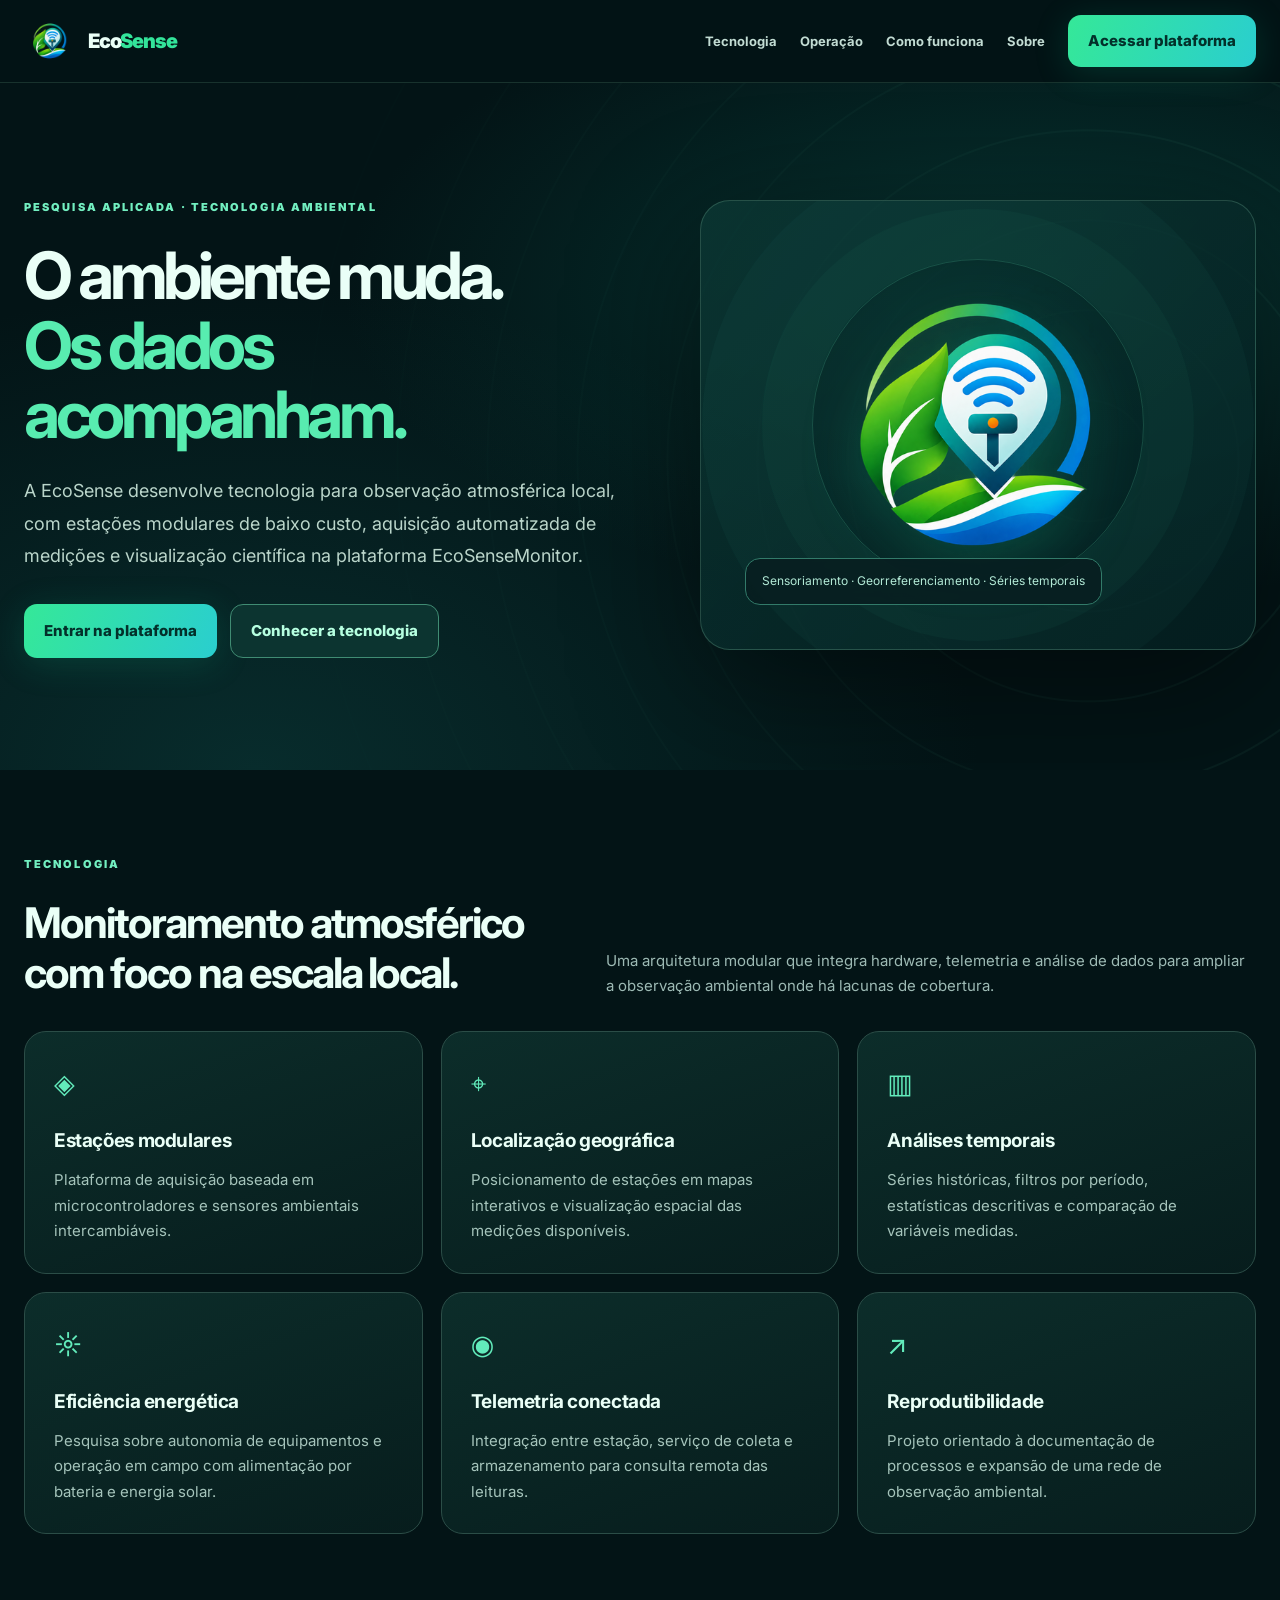
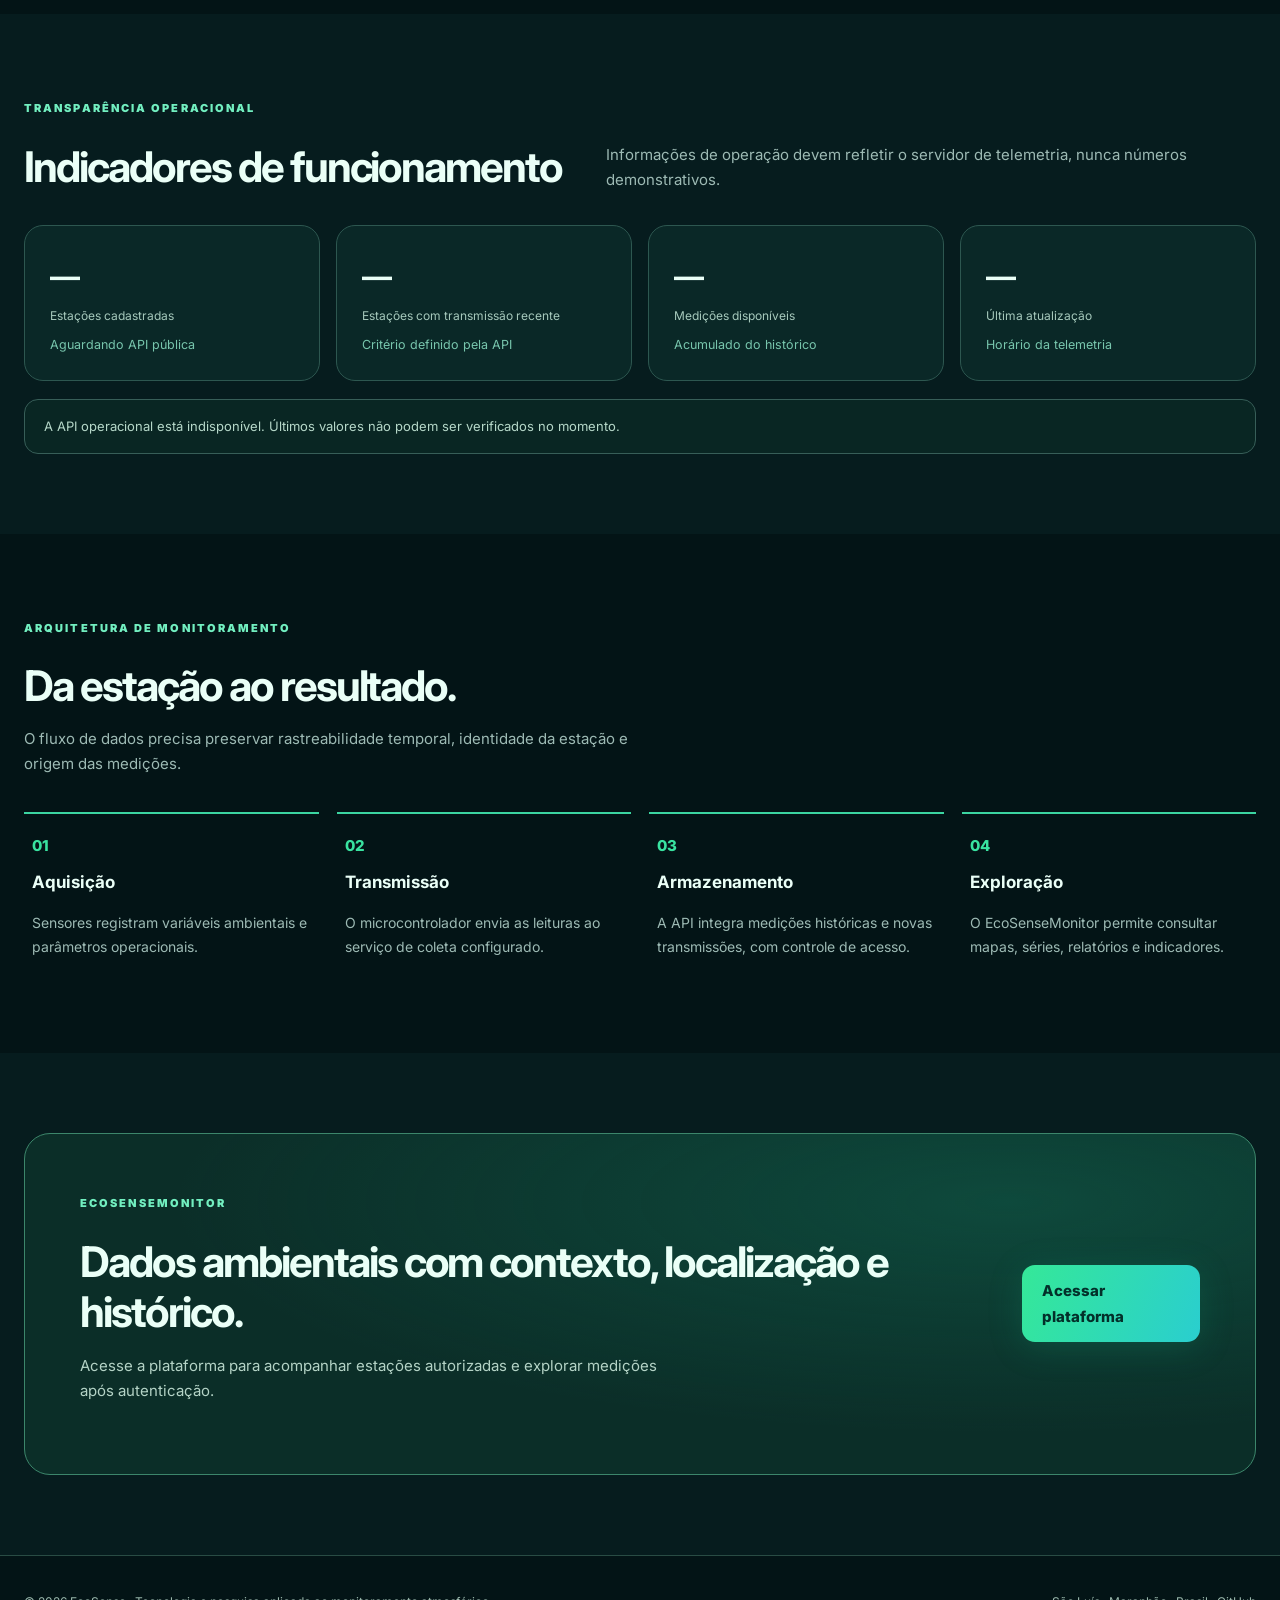
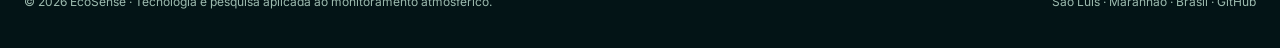
<file: index.html>
<!doctype html>
<html lang="pt-BR"><head><meta charset="utf-8"><meta name="viewport" content="width=device-width, initial-scale=1">
<meta name="description" content="Conheça o EcoSenseMonitor: plataforma de monitoramento atmosférico modular e de baixo custo com estações ESP32, sensores ambientais, mapas e séries históricas de dados.">
<meta name="theme-color" content="#041719"><title>EcoSenseMonitor | Monitoramento Atmosférico e Estações Ambientais</title>

<meta name="robots" content="index, follow, max-image-preview:large">
<meta name="author" content="EcoSenseMonitor">
<meta name="keywords" content="EcoSenseMonitor, EcoSense, monitoramento atmosférico, monitoramento ambiental, ESP32, estação meteorológica, sensores ambientais, dados meteorológicos, São Luís, Maranhão">
<link rel="canonical" href="https://ecosensemonitor.github.io/">
<meta property="og:type" content="website">
<meta property="og:locale" content="pt_BR">
<meta property="og:site_name" content="EcoSenseMonitor">
<meta property="og:title" content="EcoSenseMonitor | Monitoramento Atmosférico e Estações Ambientais">
<meta property="og:description" content="Conheça o EcoSenseMonitor: plataforma de monitoramento atmosférico modular e de baixo custo com estações ESP32, sensores ambientais, mapas e séries históricas de dados.">
<meta property="og:url" content="https://ecosensemonitor.github.io/">
<meta property="og:image" content="https://ecosensemonitor.github.io/assets/logo.png">
<meta name="twitter:card" content="summary_large_image">
<meta name="twitter:title" content="EcoSenseMonitor | Monitoramento Atmosférico e Estações Ambientais">
<meta name="twitter:description" content="Conheça o EcoSenseMonitor: plataforma de monitoramento atmosférico modular e de baixo custo com estações ESP32, sensores ambientais, mapas e séries históricas de dados.">
<script type="application/ld+json">{"@context":"https://schema.org","@type":"WebSite","name":"EcoSenseMonitor","url":"https://ecosensemonitor.github.io/","inLanguage":"pt-BR","description":"Conheça o EcoSenseMonitor: plataforma de monitoramento atmosférico modular e de baixo custo com estações ESP32, sensores ambientais, mapas e séries históricas de dados.","about":{"@type":"Thing","name":"Monitoramento atmosférico modular e de baixo custo"}}</script>
<link rel="icon" href="assets/logo.png"><link rel="preconnect" href="https://fonts.googleapis.com"><link rel="preconnect" href="https://fonts.gstatic.com" crossorigin>
<link href="https://fonts.googleapis.com/css2?family=Inter:wght@400;500;600;700;800;900&display=swap" rel="stylesheet">
<style>
:root{--ink:#eafff7;--muted:#9dbab4;--edge:#2b4d47;--green:#33e49a;--cyan:#44dcd7}
*{box-sizing:border-box}html{scroll-behavior:smooth}body{margin:0;background:#031416;color:var(--ink);font:15px/1.7 Inter,system-ui,sans-serif;overflow-x:hidden}a{color:inherit;text-decoration:none}button{font:inherit}
.wrap{width:min(1240px,calc(100% - 48px));margin:auto}
header{position:sticky;top:0;z-index:20;backdrop-filter:blur(22px);background:#031416df;border-bottom:1px solid #35594c70}
.header-inner{display:flex;justify-content:space-between;align-items:center;min-height:82px;gap:22px}
.logo{display:flex;align-items:center;gap:12px;font-size:20px;font-weight:900;letter-spacing:-.06em}.logo img{width:52px;height:52px;object-fit:contain}.logo span{color:var(--green)}
nav{display:flex;gap:23px;align-items:center}nav a:not(.btn){font-size:13px;font-weight:700;color:#c2dcd3;transition:color .2s}nav a:hover{color:#48f4b5}
.btn{display:inline-flex;justify-content:center;align-items:center;border-radius:13px;padding:13px 20px;background:linear-gradient(112deg,#35e898,#2acecf);color:#03302a;font-weight:800;box-shadow:0 6px 35px #11b38231;transition:transform .22s}.btn:hover{transform:translateY(-2px)}.btn.ghost{background:#0c3430;color:#b6ffe0;border:1px solid #408c73;box-shadow:none}
.hero{position:relative;padding:110px 0 112px;overflow:hidden;background:radial-gradient(ellipse at 80% 30%,#0a534b88,transparent 47%),radial-gradient(ellipse at 20% 100%,#0b3c3b99,transparent 50%),#031416}
.hero:before{content:"";position:absolute;inset:0;opacity:.3;background:repeating-radial-gradient(circle at 85% 55%,transparent 0 59px,#3b8c7455 60px 61px,transparent 62px 90px);mask-image:linear-gradient(to left,#000,transparent 83%)}
.hero .wrap{position:relative;display:grid;grid-template-columns:1.06fr .94fr;align-items:center;gap:48px}
.eyebrow{display:inline-block;color:#72efc0;text-transform:uppercase;letter-spacing:.19em;font-size:11px;font-weight:900;margin-bottom:24px}
h1{font-size:clamp(40px,5.1vw,74px);letter-spacing:-.068em;line-height:1.07;margin:0 0 25px}h1 em{font-style:normal;color:#58ecb0}
.lead{font-size:18px;color:#bad5ca;line-height:1.8;max-width:680px}.actions{display:flex;flex-wrap:wrap;gap:13px;margin-top:32px}
.hero-visual{border:1px solid #59907c62;background:linear-gradient(135deg,#0c3935bb,#041e20d9);border-radius:30px;min-height:450px;box-shadow:0 35px 130px #0007;display:flex;align-items:center;justify-content:center;position:relative;overflow:hidden}
.hero-visual:after{content:"";position:absolute;border:1px solid #3d977c55;border-radius:50%;width:330px;height:330px;box-shadow:0 0 0 50px #46ddb309,0 0 0 110px #46ddb308}
.hero-visual img{width:min(68%,360px);position:relative;z-index:1;filter:drop-shadow(0 15px 28px #12a67850)}
.hero-visual .float{z-index:2;position:absolute;left:8%;bottom:10%;border:1px solid #327a69;background:#071e20db;backdrop-filter:blur(16px);padding:12px 16px;border-radius:15px;font-size:12px;color:#b2e9d6}
section.content{padding:80px 0}section.content.alt{background:#061c1e}
.section-head{display:flex;justify-content:space-between;gap:36px;align-items:end;margin-bottom:32px}h2{font-size:clamp(28px,3.3vw,43px);letter-spacing:-.048em;line-height:1.2;margin:0}p.sub{max-width:650px;color:var(--muted);margin:14px 0 0}
.grid{display:grid;grid-template-columns:repeat(3,1fr);gap:18px}.card{border:1px solid var(--edge);border-radius:22px;padding:29px;background:linear-gradient(160deg,#0c2d2a,#071d1d);transition:transform .24s,border-color .24s}.card:hover{transform:translateY(-4px);border-color:#40bd90}.card .ic{font-size:27px;display:block;margin-bottom:18px;color:#62ebbb}.card h3{font-size:19px;letter-spacing:-.02em;margin:0 0 10px}.card p{color:#a5c4bb;margin:0}
.stats{display:grid;grid-template-columns:repeat(4,1fr);gap:16px}.stat{border:1px solid #2d5750;border-radius:19px;padding:25px;background:#0a2827}.stat b{display:block;font-size:30px;letter-spacing:-.04em}.stat span{font-size:12px;color:#a6c9bc}.stat small{color:#78c6ad;display:block;margin-top:7px}
.notice{margin-top:18px;padding:15px 19px;border:1px solid #375e58;border-radius:14px;background:#092623;color:#b6d8c9;font-size:13px}
.process{display:grid;grid-template-columns:repeat(4,1fr);gap:18px}.step{border-top:2px solid #3bd5a1;padding:19px 8px 0}.step span{color:#39e3a0;font-weight:800}.step h3{font-size:17px;margin:10px 0}.step p{color:var(--muted);font-size:14px}
.end-cta{border:1px solid #3c866b;background:radial-gradient(ellipse at 80% 20%,#14806455,transparent 60%),#0b2e28;border-radius:26px;padding:55px;display:flex;align-items:center;justify-content:space-between;gap:30px}
.end-cta p{color:#b4d3c6;max-width:600px}footer{border-top:1px solid #294c44;padding:36px 0;color:#9cbaae;font-size:12px}footer .wrap{display:flex;justify-content:space-between;gap:20px;flex-wrap:wrap}
@media(max-width:850px){nav{gap:12px}nav a:not(.btn){display:none}.hero .wrap{grid-template-columns:1fr}.hero-visual{min-height:300px}.grid{grid-template-columns:1fr 1fr}.stats{grid-template-columns:1fr 1fr}.process{grid-template-columns:1fr 1fr}.end-cta{display:block}}
@media(max-width:520px){.wrap{width:min(100% - 32px,1240px)}.hero{padding:65px 0}.grid,.stats,.process{grid-template-columns:1fr}.section-head{display:block}.end-cta{padding:28px}}
@media(prefers-reduced-motion:reduce){*,*:before,*:after{scroll-behavior:auto!important;transition:none!important}}
</style></head>
<body>
<header><div class="wrap header-inner"><a class="logo" href="#"><img src="assets/logo.png" alt="EcoSense"><div>Eco<span>Sense</span></div></a><nav aria-label="Navegação"><a href="#tecnologia">Tecnologia</a><a href="#operacao">Operação</a><a href="#arquitetura">Como funciona</a><a href="#projeto">Sobre</a><a class="btn" href="app/">Acessar plataforma</a></nav></div></header>
<main><section class="hero"><div class="wrap"><div><span class="eyebrow">Pesquisa aplicada · Tecnologia ambiental</span><h1>O ambiente muda.<br><em>Os dados acompanham.</em></h1><p class="lead">A EcoSense desenvolve tecnologia para observação atmosférica local, com estações modulares de baixo custo, aquisição automatizada de medições e visualização científica na plataforma EcoSenseMonitor.</p><div class="actions"><a class="btn" href="app/">Entrar na plataforma</a><a class="btn ghost" href="#tecnologia">Conhecer a tecnologia</a></div></div><div class="hero-visual"><img src="assets/logo.png" alt="Símbolo EcoSenseMonitor"><div class="float">Sensoriamento · Georreferenciamento · Séries temporais</div></div></div></section>
<section class="content" id="tecnologia"><div class="wrap"><div class="section-head"><div><span class="eyebrow">Tecnologia</span><h2>Monitoramento atmosférico<br>com foco na escala local.</h2></div><p class="sub">Uma arquitetura modular que integra hardware, telemetria e análise de dados para ampliar a observação ambiental onde há lacunas de cobertura.</p></div><div class="grid"><article class="card"><span class="ic">◈</span><h3>Estações modulares</h3><p>Plataforma de aquisição baseada em microcontroladores e sensores ambientais intercambiáveis.</p></article><article class="card"><span class="ic">⌖</span><h3>Localização geográfica</h3><p>Posicionamento de estações em mapas interativos e visualização espacial das medições disponíveis.</p></article><article class="card"><span class="ic">▥</span><h3>Análises temporais</h3><p>Séries históricas, filtros por período, estatísticas descritivas e comparação de variáveis medidas.</p></article><article class="card"><span class="ic">☼</span><h3>Eficiência energética</h3><p>Pesquisa sobre autonomia de equipamentos e operação em campo com alimentação por bateria e energia solar.</p></article><article class="card"><span class="ic">◉</span><h3>Telemetria conectada</h3><p>Integração entre estação, serviço de coleta e armazenamento para consulta remota das leituras.</p></article><article class="card"><span class="ic">↗</span><h3>Reprodutibilidade</h3><p>Projeto orientado à documentação de processos e expansão de uma rede de observação ambiental.</p></article></div></div></section>
<section class="content alt" id="operacao"><div class="wrap"><div class="section-head"><div><span class="eyebrow">Transparência operacional</span><h2>Indicadores de funcionamento</h2></div><p class="sub">Informações de operação devem refletir o servidor de telemetria, nunca números demonstrativos.</p></div><div class="stats"><div class="stat"><b id="stat-stations">—</b><span>Estações cadastradas</span><small id="status-stations">Aguardando API pública</small></div><div class="stat"><b id="stat-online">—</b><span>Estações com transmissão recente</span><small>Critério definido pela API</small></div><div class="stat"><b id="stat-readings">—</b><span>Medições disponíveis</span><small>Acumulado do histórico</small></div><div class="stat"><b id="stat-updated">—</b><span>Última atualização</span><small>Horário da telemetria</small></div></div><div class="notice" id="operational-status" role="status">A visualização operacional pública ainda precisa de um endpoint de estatísticas conectado ao armazenamento central. Valores indisponíveis não serão substituídos por dados fictícios.</div></div></section>
<section class="content" id="arquitetura"><div class="wrap"><span class="eyebrow">Arquitetura de monitoramento</span><h2>Da estação ao resultado.</h2><p class="sub">O fluxo de dados precisa preservar rastreabilidade temporal, identidade da estação e origem das medições.</p><div class="process" style="margin-top:35px"><div class="step"><span>01</span><h3>Aquisição</h3><p>Sensores registram variáveis ambientais e parâmetros operacionais.</p></div><div class="step"><span>02</span><h3>Transmissão</h3><p>O microcontrolador envia as leituras ao serviço de coleta configurado.</p></div><div class="step"><span>03</span><h3>Armazenamento</h3><p>A API integra medições históricas e novas transmissões, com controle de acesso.</p></div><div class="step"><span>04</span><h3>Exploração</h3><p>O EcoSenseMonitor permite consultar mapas, séries, relatórios e indicadores.</p></div></div></div></section>
<section class="content alt" id="projeto"><div class="wrap"><div class="end-cta"><div><span class="eyebrow">EcoSenseMonitor</span><h2>Dados ambientais com contexto, localização e histórico.</h2><p>Acesse a plataforma para acompanhar estações autorizadas e explorar medições após autenticação.</p></div><a href="app/" class="btn">Acessar plataforma</a></div></div></section></main>
<footer><div class="wrap"><span>© <span id="year"></span> EcoSense · Tecnologia e pesquisa aplicada ao monitoramento atmosférico.</span><span>São Luís · Maranhão · Brasil · <a href="https://github.com/EcoSenseMonitor">GitHub</a></span></div></footer>
<script src="app/config.js"></script><script>
document.getElementById('year').textContent=new Date().getFullYear();
(async()=>{const endpoint=String(window.ECOSENSE_PUBLIC_STATUS_URL||'').trim();if(!endpoint)return;try{
 const controller=new AbortController();const timer=setTimeout(()=>controller.abort(),8000);
 const res=await fetch(endpoint,{headers:{Accept:'application/json'},signal:controller.signal});clearTimeout(timer);
 if(!res.ok)throw new Error('HTTP '+res.status);
 const data=await res.json();
 const fmt=n=>Number.isFinite(Number(n))?Number(n).toLocaleString('pt-BR'):'—';
 document.getElementById('stat-stations').textContent=fmt(data.stations_total);
 document.getElementById('stat-online').textContent=fmt(data.stations_online);
 document.getElementById('stat-readings').textContent=fmt(data.readings_total);
 document.getElementById('stat-updated').textContent=data.updated_at?new Date(data.updated_at).toLocaleString('pt-BR',{timeZone:'America/Fortaleza'}):'—';
 document.getElementById('status-stations').textContent='Dados fornecidos pelo servidor';
 document.getElementById('operational-status').textContent='Indicadores recebidos da API operacional. A classificação online depende do critério de atualização das estações.';
 }catch{document.getElementById('operational-status').textContent='A API operacional está indisponível. Últimos valores não podem ser verificados no momento.'}})();
</script></body></html>
</file>
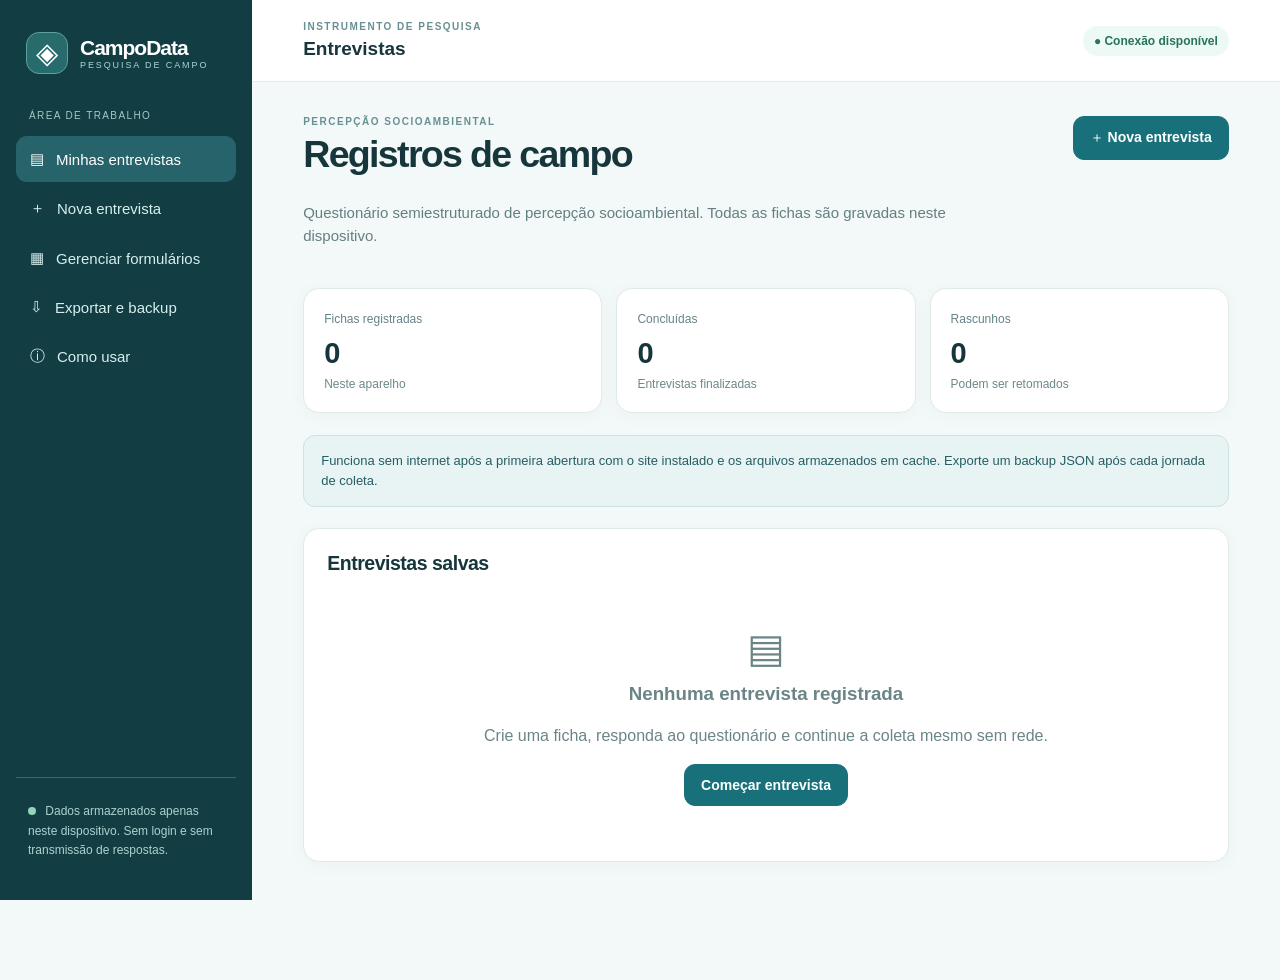
<file: campodata/index.html>
<!doctype html>
<html lang="pt-BR">
<head>
<meta charset="utf-8">
<meta name="viewport" content="width=device-width,initial-scale=1,viewport-fit=cover">
<meta name="theme-color" content="#17666c">
<meta name="description" content="Questionário científico de percepção socioambiental para pesquisa de campo offline">
<meta name="apple-mobile-web-app-capable" content="yes">
<meta name="apple-mobile-web-app-title" content="CampoData">
<title>CampoData • Pesquisa de campo offline</title>
<link rel="manifest" href="./manifest.webmanifest">
<link rel="icon" type="image/svg+xml" href="./icon.svg">
<link rel="stylesheet" href="./style.css">
</head>
<body>
<div id="layout" class="layout">
  <aside class="sidebar">
    <a class="brand" href="./" aria-label="CampoData, início"><span class="brand-icon">◈</span><span><strong>CampoData</strong><small>PESQUISA DE CAMPO</small></span></a>
    <div class="nav-heading">ÁREA DE TRABALHO</div>
    <nav aria-label="Menu principal">
      <button type="button" class="nav-btn active" data-page="records">▤ <span>Minhas entrevistas</span></button>
      <button type="button" class="nav-btn" data-page="new">＋ <span>Nova entrevista</span></button>
      <button type="button" class="nav-btn" data-page="forms">▦ <span>Gerenciar formulários</span></button>
      <button type="button" class="nav-btn" data-page="backup">⇩ <span>Exportar e backup</span></button>
      <button type="button" class="nav-btn" data-page="help">ⓘ <span>Como usar</span></button>
    </nav>
    <p class="sidebar-note"><span class="local-dot"></span> Dados armazenados apenas neste dispositivo. Sem login e sem transmissão de respostas.</p>
  </aside>
  <div class="workspace">
    <header class="topbar">
      <div class="top-head"><span class="overline">INSTRUMENTO DE PESQUISA</span><strong id="page-title">Entrevistas</strong></div>
      <div class="top-actions"><span class="network" id="network">Verificando conexão</span><button type="button" class="small-btn" id="install" hidden>Instalar</button></div>
    </header>
    <main id="main"><div class="panel"><p>Inicializando formulário e armazenamento local…</p></div></main>
  </div>
</div>
<nav class="bottom-nav" aria-label="Menu para celulares">
<button type="button" data-page="records">▤<small>Fichas</small></button>
<button type="button" data-page="new">＋<small>Nova</small></button>
<button type="button" data-page="forms">▦<small>Formulários</small></button>
<button type="button" data-page="backup">⇩<small>Dados</small></button>
<button type="button" data-page="help">ⓘ<small>Ajuda</small></button>
</nav>
<div class="toast" id="toast" role="status" aria-live="polite"></div>
<script src="./xlsx.js" defer></script>
<script src="./app.js" defer></script>
</body>
</html>
</file>
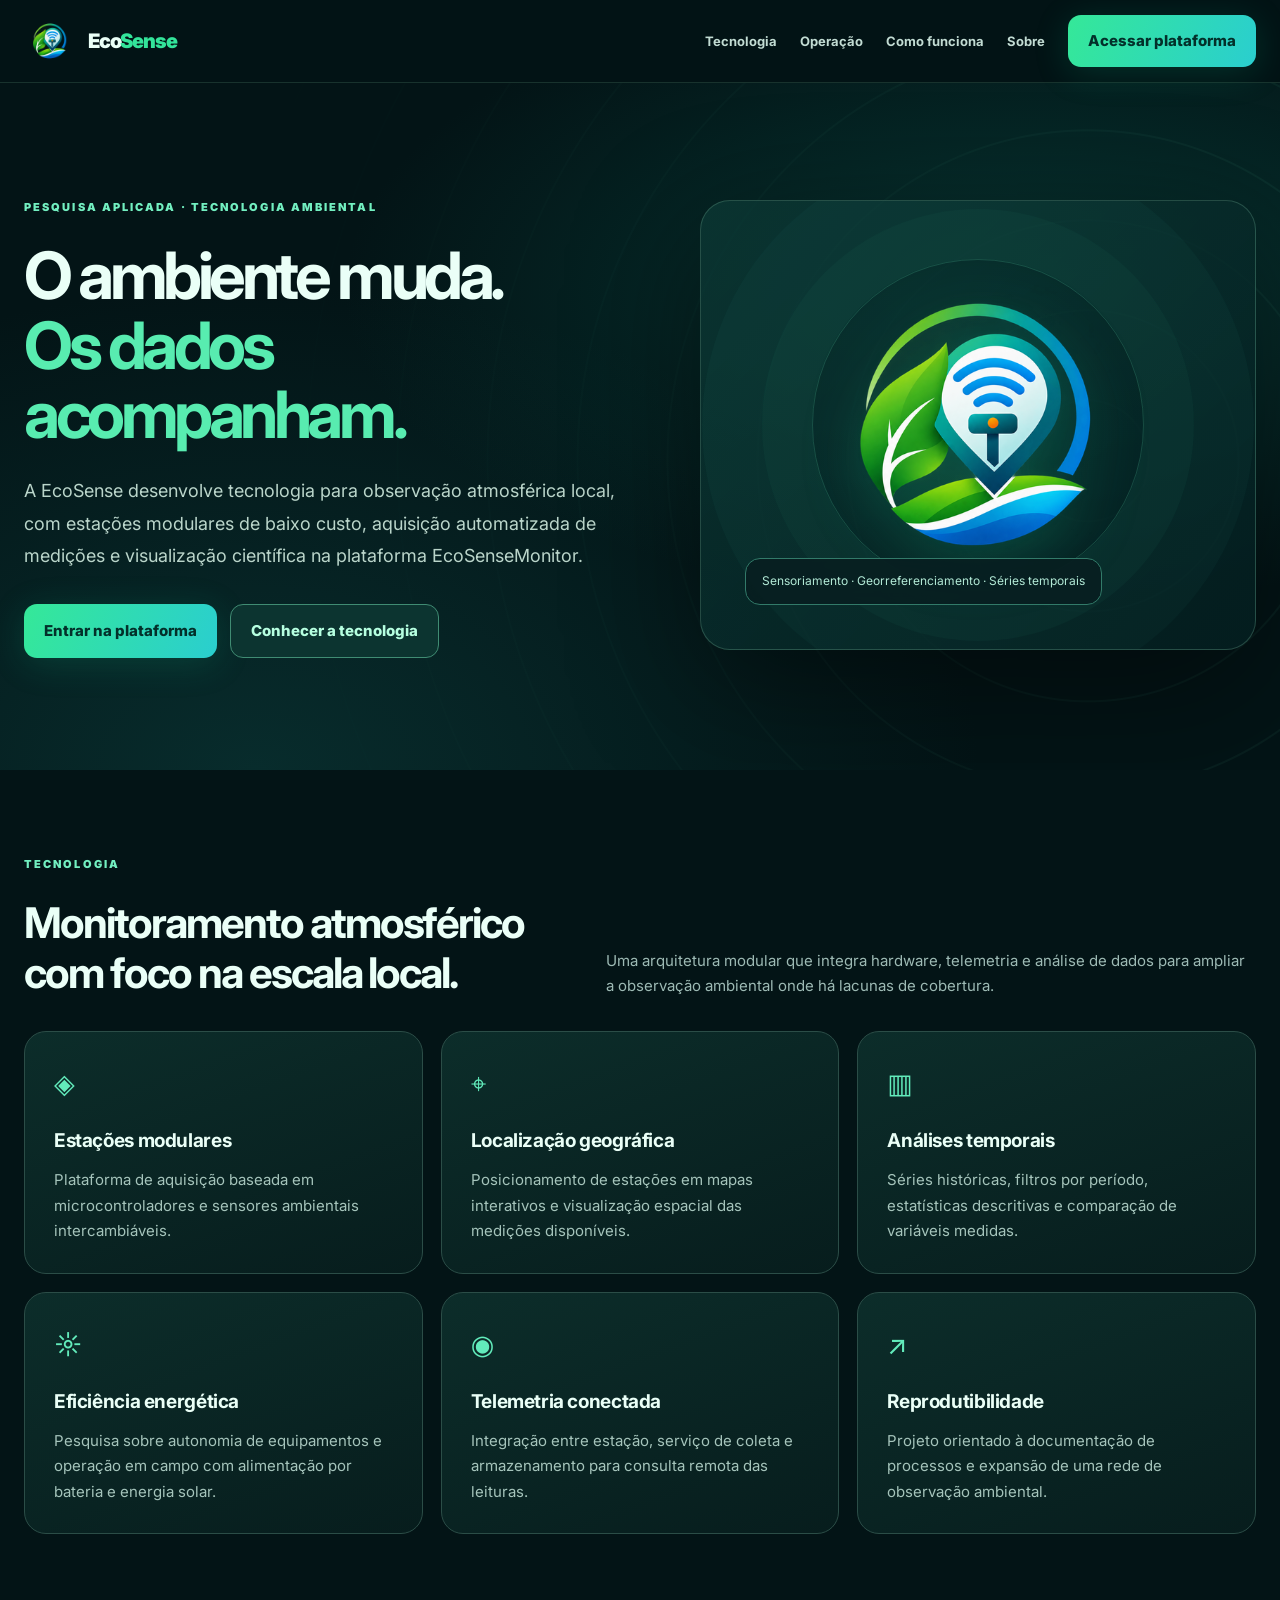
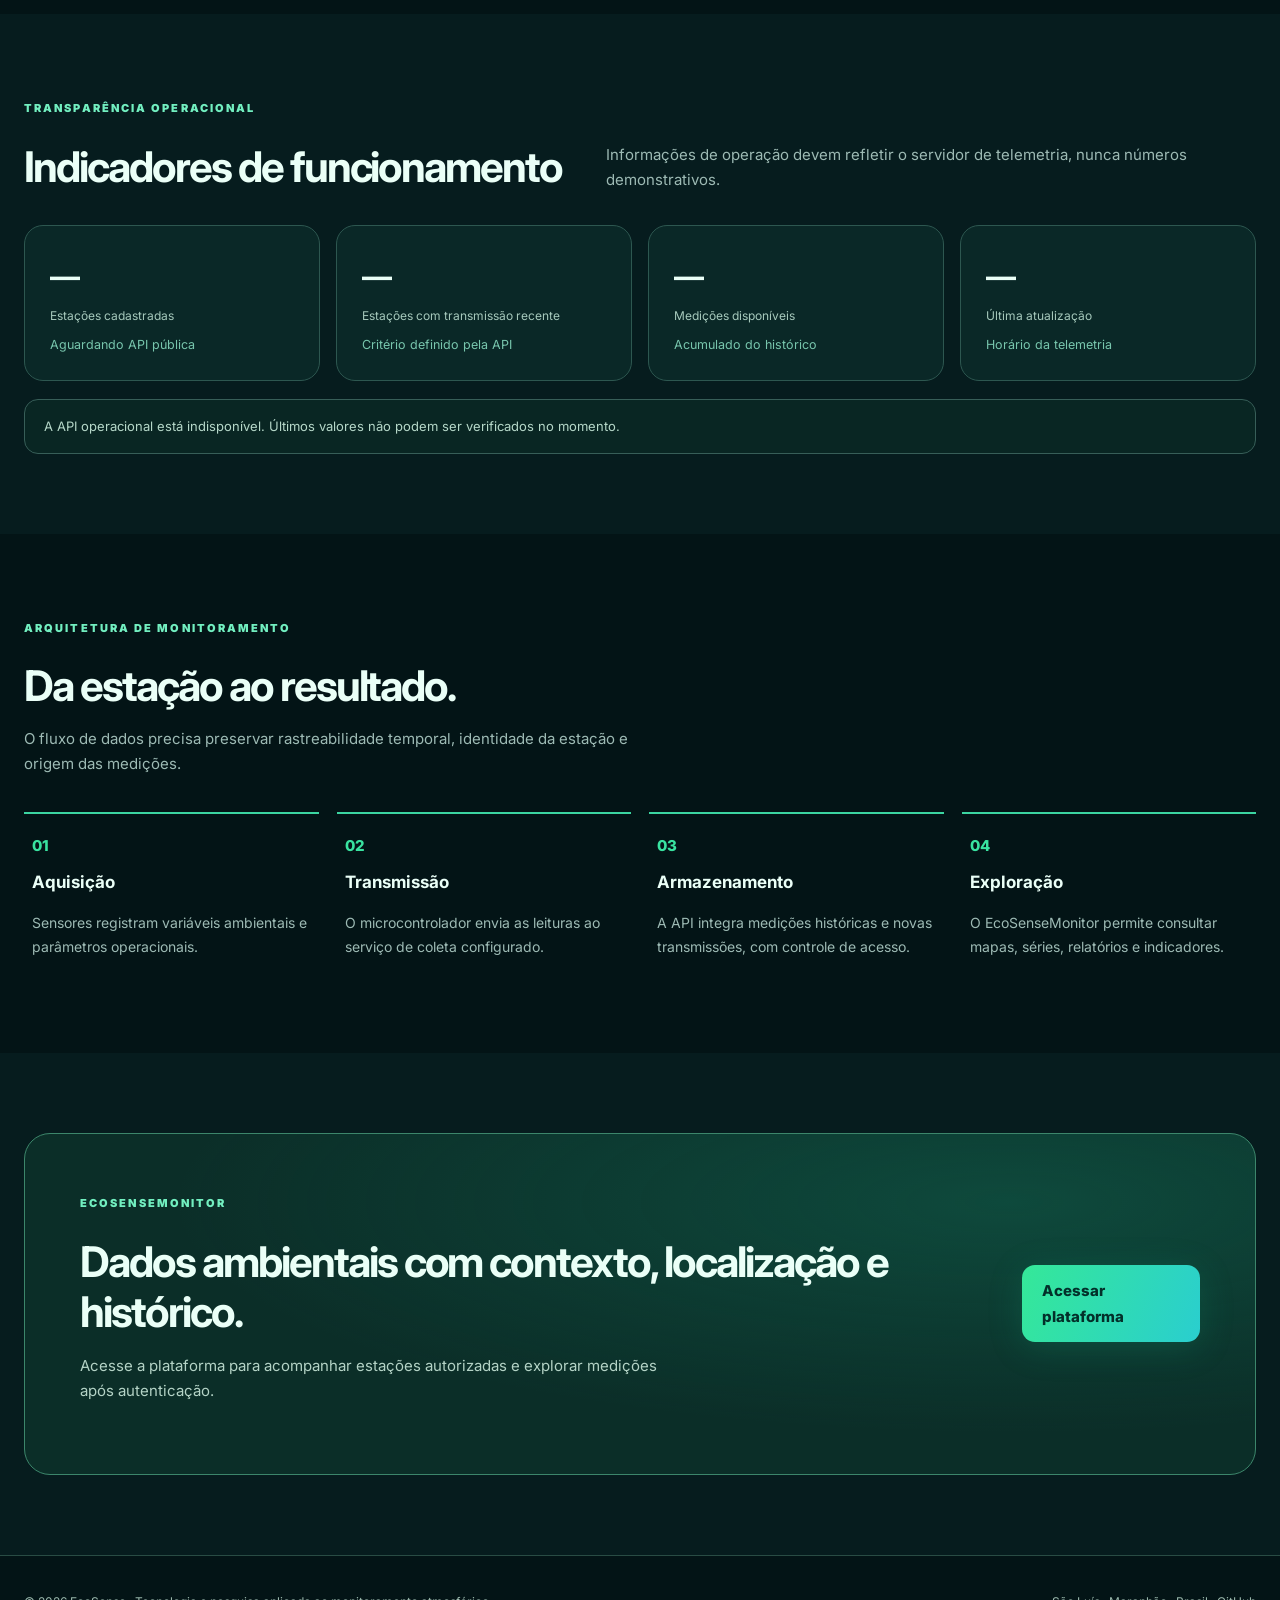
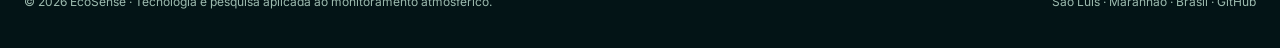
<file: institucional/index.html>
<!doctype html>
<html lang="pt-BR"><head><meta charset="utf-8"><meta name="viewport" content="width=device-width, initial-scale=1">
<meta name="description" content="Conheça o EcoSenseMonitor: plataforma de monitoramento atmosférico modular e de baixo custo com estações ESP32, sensores ambientais, mapas e séries históricas de dados.">
<meta name="theme-color" content="#041719"><title>EcoSenseMonitor | Monitoramento Atmosférico e Estações Ambientais</title>

<meta name="robots" content="index, follow, max-image-preview:large">
<meta name="author" content="EcoSenseMonitor">
<meta name="keywords" content="EcoSenseMonitor, EcoSense, monitoramento atmosférico, monitoramento ambiental, ESP32, estação meteorológica, sensores ambientais, dados meteorológicos, São Luís, Maranhão">
<link rel="canonical" href="https://ecosensemonitor.github.io/">
<meta property="og:type" content="website">
<meta property="og:locale" content="pt_BR">
<meta property="og:site_name" content="EcoSenseMonitor">
<meta property="og:title" content="EcoSenseMonitor | Monitoramento Atmosférico e Estações Ambientais">
<meta property="og:description" content="Conheça o EcoSenseMonitor: plataforma de monitoramento atmosférico modular e de baixo custo com estações ESP32, sensores ambientais, mapas e séries históricas de dados.">
<meta property="og:url" content="https://ecosensemonitor.github.io/">
<meta property="og:image" content="https://ecosensemonitor.github.io/assets/logo.png">
<meta name="twitter:card" content="summary_large_image">
<meta name="twitter:title" content="EcoSenseMonitor | Monitoramento Atmosférico e Estações Ambientais">
<meta name="twitter:description" content="Conheça o EcoSenseMonitor: plataforma de monitoramento atmosférico modular e de baixo custo com estações ESP32, sensores ambientais, mapas e séries históricas de dados.">
<script type="application/ld+json">{"@context":"https://schema.org","@type":"WebSite","name":"EcoSenseMonitor","url":"https://ecosensemonitor.github.io/","inLanguage":"pt-BR","description":"Conheça o EcoSenseMonitor: plataforma de monitoramento atmosférico modular e de baixo custo com estações ESP32, sensores ambientais, mapas e séries históricas de dados.","about":{"@type":"Thing","name":"Monitoramento atmosférico modular e de baixo custo"}}</script>
<link rel="icon" href="../assets/logo.png"><link rel="preconnect" href="https://fonts.googleapis.com"><link rel="preconnect" href="https://fonts.gstatic.com" crossorigin>
<link href="https://fonts.googleapis.com/css2?family=Inter:wght@400;500;600;700;800;900&display=swap" rel="stylesheet">
<style>
:root{--ink:#eafff7;--muted:#9dbab4;--edge:#2b4d47;--green:#33e49a;--cyan:#44dcd7}
*{box-sizing:border-box}html{scroll-behavior:smooth}body{margin:0;background:#031416;color:var(--ink);font:15px/1.7 Inter,system-ui,sans-serif;overflow-x:hidden}a{color:inherit;text-decoration:none}button{font:inherit}
.wrap{width:min(1240px,calc(100% - 48px));margin:auto}
header{position:sticky;top:0;z-index:20;backdrop-filter:blur(22px);background:#031416df;border-bottom:1px solid #35594c70}
.header-inner{display:flex;justify-content:space-between;align-items:center;min-height:82px;gap:22px}
.logo{display:flex;align-items:center;gap:12px;font-size:20px;font-weight:900;letter-spacing:-.06em}.logo img{width:52px;height:52px;object-fit:contain}.logo span{color:var(--green)}
nav{display:flex;gap:23px;align-items:center}nav a:not(.btn){font-size:13px;font-weight:700;color:#c2dcd3;transition:color .2s}nav a:hover{color:#48f4b5}
.btn{display:inline-flex;justify-content:center;align-items:center;border-radius:13px;padding:13px 20px;background:linear-gradient(112deg,#35e898,#2acecf);color:#03302a;font-weight:800;box-shadow:0 6px 35px #11b38231;transition:transform .22s}.btn:hover{transform:translateY(-2px)}.btn.ghost{background:#0c3430;color:#b6ffe0;border:1px solid #408c73;box-shadow:none}
.hero{position:relative;padding:110px 0 112px;overflow:hidden;background:radial-gradient(ellipse at 80% 30%,#0a534b88,transparent 47%),radial-gradient(ellipse at 20% 100%,#0b3c3b99,transparent 50%),#031416}
.hero:before{content:"";position:absolute;inset:0;opacity:.3;background:repeating-radial-gradient(circle at 85% 55%,transparent 0 59px,#3b8c7455 60px 61px,transparent 62px 90px);mask-image:linear-gradient(to left,#000,transparent 83%)}
.hero .wrap{position:relative;display:grid;grid-template-columns:1.06fr .94fr;align-items:center;gap:48px}
.eyebrow{display:inline-block;color:#72efc0;text-transform:uppercase;letter-spacing:.19em;font-size:11px;font-weight:900;margin-bottom:24px}
h1{font-size:clamp(40px,5.1vw,74px);letter-spacing:-.068em;line-height:1.07;margin:0 0 25px}h1 em{font-style:normal;color:#58ecb0}
.lead{font-size:18px;color:#bad5ca;line-height:1.8;max-width:680px}.actions{display:flex;flex-wrap:wrap;gap:13px;margin-top:32px}
.hero-visual{border:1px solid #59907c62;background:linear-gradient(135deg,#0c3935bb,#041e20d9);border-radius:30px;min-height:450px;box-shadow:0 35px 130px #0007;display:flex;align-items:center;justify-content:center;position:relative;overflow:hidden}
.hero-visual:after{content:"";position:absolute;border:1px solid #3d977c55;border-radius:50%;width:330px;height:330px;box-shadow:0 0 0 50px #46ddb309,0 0 0 110px #46ddb308}
.hero-visual img{width:min(68%,360px);position:relative;z-index:1;filter:drop-shadow(0 15px 28px #12a67850)}
.hero-visual .float{z-index:2;position:absolute;left:8%;bottom:10%;border:1px solid #327a69;background:#071e20db;backdrop-filter:blur(16px);padding:12px 16px;border-radius:15px;font-size:12px;color:#b2e9d6}
section.content{padding:80px 0}section.content.alt{background:#061c1e}
.section-head{display:flex;justify-content:space-between;gap:36px;align-items:end;margin-bottom:32px}h2{font-size:clamp(28px,3.3vw,43px);letter-spacing:-.048em;line-height:1.2;margin:0}p.sub{max-width:650px;color:var(--muted);margin:14px 0 0}
.grid{display:grid;grid-template-columns:repeat(3,1fr);gap:18px}.card{border:1px solid var(--edge);border-radius:22px;padding:29px;background:linear-gradient(160deg,#0c2d2a,#071d1d);transition:transform .24s,border-color .24s}.card:hover{transform:translateY(-4px);border-color:#40bd90}.card .ic{font-size:27px;display:block;margin-bottom:18px;color:#62ebbb}.card h3{font-size:19px;letter-spacing:-.02em;margin:0 0 10px}.card p{color:#a5c4bb;margin:0}
.stats{display:grid;grid-template-columns:repeat(4,1fr);gap:16px}.stat{border:1px solid #2d5750;border-radius:19px;padding:25px;background:#0a2827}.stat b{display:block;font-size:30px;letter-spacing:-.04em}.stat span{font-size:12px;color:#a6c9bc}.stat small{color:#78c6ad;display:block;margin-top:7px}
.notice{margin-top:18px;padding:15px 19px;border:1px solid #375e58;border-radius:14px;background:#092623;color:#b6d8c9;font-size:13px}
.process{display:grid;grid-template-columns:repeat(4,1fr);gap:18px}.step{border-top:2px solid #3bd5a1;padding:19px 8px 0}.step span{color:#39e3a0;font-weight:800}.step h3{font-size:17px;margin:10px 0}.step p{color:var(--muted);font-size:14px}
.end-cta{border:1px solid #3c866b;background:radial-gradient(ellipse at 80% 20%,#14806455,transparent 60%),#0b2e28;border-radius:26px;padding:55px;display:flex;align-items:center;justify-content:space-between;gap:30px}
.end-cta p{color:#b4d3c6;max-width:600px}footer{border-top:1px solid #294c44;padding:36px 0;color:#9cbaae;font-size:12px}footer .wrap{display:flex;justify-content:space-between;gap:20px;flex-wrap:wrap}
@media(max-width:850px){nav{gap:12px}nav a:not(.btn){display:none}.hero .wrap{grid-template-columns:1fr}.hero-visual{min-height:300px}.grid{grid-template-columns:1fr 1fr}.stats{grid-template-columns:1fr 1fr}.process{grid-template-columns:1fr 1fr}.end-cta{display:block}}
@media(max-width:520px){.wrap{width:min(100% - 32px,1240px)}.hero{padding:65px 0}.grid,.stats,.process{grid-template-columns:1fr}.section-head{display:block}.end-cta{padding:28px}}
@media(prefers-reduced-motion:reduce){*,*:before,*:after{scroll-behavior:auto!important;transition:none!important}}
</style></head>
<body>
<header><div class="wrap header-inner"><a class="logo" href="#"><img src="../assets/logo.png" alt="EcoSense"><div>Eco<span>Sense</span></div></a><nav aria-label="Navegação"><a href="#tecnologia">Tecnologia</a><a href="#operacao">Operação</a><a href="#arquitetura">Como funciona</a><a href="#projeto">Sobre</a><a class="btn" href="../app/">Acessar plataforma</a></nav></div></header>
<main><section class="hero"><div class="wrap"><div><span class="eyebrow">Pesquisa aplicada · Tecnologia ambiental</span><h1>O ambiente muda.<br><em>Os dados acompanham.</em></h1><p class="lead">A EcoSense desenvolve tecnologia para observação atmosférica local, com estações modulares de baixo custo, aquisição automatizada de medições e visualização científica na plataforma EcoSenseMonitor.</p><div class="actions"><a class="btn" href="../app/">Entrar na plataforma</a><a class="btn ghost" href="#tecnologia">Conhecer a tecnologia</a></div></div><div class="hero-visual"><img src="../assets/logo.png" alt="Símbolo EcoSenseMonitor"><div class="float">Sensoriamento · Georreferenciamento · Séries temporais</div></div></div></section>
<section class="content" id="tecnologia"><div class="wrap"><div class="section-head"><div><span class="eyebrow">Tecnologia</span><h2>Monitoramento atmosférico<br>com foco na escala local.</h2></div><p class="sub">Uma arquitetura modular que integra hardware, telemetria e análise de dados para ampliar a observação ambiental onde há lacunas de cobertura.</p></div><div class="grid"><article class="card"><span class="ic">◈</span><h3>Estações modulares</h3><p>Plataforma de aquisição baseada em microcontroladores e sensores ambientais intercambiáveis.</p></article><article class="card"><span class="ic">⌖</span><h3>Localização geográfica</h3><p>Posicionamento de estações em mapas interativos e visualização espacial das medições disponíveis.</p></article><article class="card"><span class="ic">▥</span><h3>Análises temporais</h3><p>Séries históricas, filtros por período, estatísticas descritivas e comparação de variáveis medidas.</p></article><article class="card"><span class="ic">☼</span><h3>Eficiência energética</h3><p>Pesquisa sobre autonomia de equipamentos e operação em campo com alimentação por bateria e energia solar.</p></article><article class="card"><span class="ic">◉</span><h3>Telemetria conectada</h3><p>Integração entre estação, serviço de coleta e armazenamento para consulta remota das leituras.</p></article><article class="card"><span class="ic">↗</span><h3>Reprodutibilidade</h3><p>Projeto orientado à documentação de processos e expansão de uma rede de observação ambiental.</p></article></div></div></section>
<section class="content alt" id="operacao"><div class="wrap"><div class="section-head"><div><span class="eyebrow">Transparência operacional</span><h2>Indicadores de funcionamento</h2></div><p class="sub">Informações de operação devem refletir o servidor de telemetria, nunca números demonstrativos.</p></div><div class="stats"><div class="stat"><b id="stat-stations">—</b><span>Estações cadastradas</span><small id="status-stations">Aguardando API pública</small></div><div class="stat"><b id="stat-online">—</b><span>Estações com transmissão recente</span><small>Critério definido pela API</small></div><div class="stat"><b id="stat-readings">—</b><span>Medições disponíveis</span><small>Acumulado do histórico</small></div><div class="stat"><b id="stat-updated">—</b><span>Última atualização</span><small>Horário da telemetria</small></div></div><div class="notice" id="operational-status" role="status">A visualização operacional pública ainda precisa de um endpoint de estatísticas conectado ao armazenamento central. Valores indisponíveis não serão substituídos por dados fictícios.</div></div></section>
<section class="content" id="arquitetura"><div class="wrap"><span class="eyebrow">Arquitetura de monitoramento</span><h2>Da estação ao resultado.</h2><p class="sub">O fluxo de dados precisa preservar rastreabilidade temporal, identidade da estação e origem das medições.</p><div class="process" style="margin-top:35px"><div class="step"><span>01</span><h3>Aquisição</h3><p>Sensores registram variáveis ambientais e parâmetros operacionais.</p></div><div class="step"><span>02</span><h3>Transmissão</h3><p>O microcontrolador envia as leituras ao serviço de coleta configurado.</p></div><div class="step"><span>03</span><h3>Armazenamento</h3><p>A API integra medições históricas e novas transmissões, com controle de acesso.</p></div><div class="step"><span>04</span><h3>Exploração</h3><p>O EcoSenseMonitor permite consultar mapas, séries, relatórios e indicadores.</p></div></div></div></section>
<section class="content alt" id="projeto"><div class="wrap"><div class="end-cta"><div><span class="eyebrow">EcoSenseMonitor</span><h2>Dados ambientais com contexto, localização e histórico.</h2><p>Acesse a plataforma para acompanhar estações autorizadas e explorar medições após autenticação.</p></div><a href="../app/" class="btn">Acessar plataforma</a></div></div></section></main>
<footer><div class="wrap"><span>© <span id="year"></span> EcoSense · Tecnologia e pesquisa aplicada ao monitoramento atmosférico.</span><span>São Luís · Maranhão · Brasil · <a href="https://github.com/EcoSenseMonitor">GitHub</a></span></div></footer>
<script src="../app/config.js"></script><script>
document.getElementById('year').textContent=new Date().getFullYear();
(async()=>{const endpoint=String(window.ECOSENSE_PUBLIC_STATUS_URL||'').trim();if(!endpoint)return;try{
 const controller=new AbortController();const timer=setTimeout(()=>controller.abort(),8000);
 const res=await fetch(endpoint,{headers:{Accept:'application/json'},signal:controller.signal});clearTimeout(timer);
 if(!res.ok)throw new Error('HTTP '+res.status);
 const data=await res.json();
 const fmt=n=>Number.isFinite(Number(n))?Number(n).toLocaleString('pt-BR'):'—';
 document.getElementById('stat-stations').textContent=fmt(data.stations_total);
 document.getElementById('stat-online').textContent=fmt(data.stations_online);
 document.getElementById('stat-readings').textContent=fmt(data.readings_total);
 document.getElementById('stat-updated').textContent=data.updated_at?new Date(data.updated_at).toLocaleString('pt-BR',{timeZone:'America/Fortaleza'}):'—';
 document.getElementById('status-stations').textContent='Dados fornecidos pelo servidor';
 document.getElementById('operational-status').textContent='Indicadores recebidos da API operacional. A classificação online depende do critério de atualização das estações.';
 }catch{document.getElementById('operational-status').textContent='A API operacional está indisponível. Últimos valores não podem ser verificados no momento.'}})();
</script></body></html>
</file>
<file: campodata/style.css>
:root{font-family:Inter,-apple-system,BlinkMacSystemFont,"Segoe UI",Arial,sans-serif;color:#16363b;background:#f3f8f8;font-synthesis:none}*{box-sizing:border-box}html{scroll-behavior:smooth}body{margin:0}button,input,textarea,select{font:inherit}button{cursor:pointer}button:disabled{cursor:not-allowed;opacity:.5}h1,h2,h3,p{margin-top:0}h1{font-size:clamp(1.65rem,4vw,2.35rem);letter-spacing:-.045em;line-height:1.14}h2{font-size:1.22rem;letter-spacing:-.025em}p{line-height:1.55}a{color:#006a70}.layout{display:flex;min-height:100dvh}.sidebar{width:252px;position:sticky;top:0;height:100dvh;flex-shrink:0;padding:28px 16px;background:#123e43;color:#e6f6f6;display:flex;flex-direction:column}.brand{display:flex;gap:12px;align-items:center;color:white;text-decoration:none;padding:4px 10px 32px}.brand-icon{background:#276b6c;border:1px solid #5ca0a0;width:42px;height:42px;display:grid;place-items:center;border-radius:13px;font-size:29px}.brand strong{display:block;font-size:21px;letter-spacing:-1px}.brand small{display:block;font-size:9px;letter-spacing:1.9px;color:#a8d9d8}.nav-heading{font-size:10px;color:#a2c6c6;letter-spacing:1.4px;margin:4px 13px 12px}.nav-btn{width:100%;background:transparent;border:0;color:#d8eeee;border-radius:11px;text-align:left;padding:14px;margin:3px 0;font-size:15px;display:flex;gap:12px;align-items:center}.nav-btn.active,.nav-btn:hover{background:#27636a;color:white}.sidebar-note{font-size:12px;color:#add1d1;line-height:1.6;border-top:1px solid #3a6769;margin-top:auto;padding:24px 12px 0}.local-dot{display:inline-block;width:8px;height:8px;border-radius:50%;background:#92d5bc;margin-right:6px}.workspace{flex:1;min-width:0}.topbar{min-height:82px;background:#fff;border-bottom:1px solid #e1ecec;display:flex;justify-content:space-between;align-items:center;gap:14px;padding:15px clamp(18px,4vw,55px)}.top-head strong{display:block;font-size:19px}.overline,.kicker{display:block;letter-spacing:1.5px;font-size:10px;color:#689092;font-weight:700;margin-bottom:6px}.top-actions{display:flex;gap:10px;align-items:center}.network{font-size:12px;padding:8px 11px;background:#edf9f4;color:#27745b;border-radius:100px;font-weight:700}.network.offline{color:#956a2e;background:#fff3d9}.small-btn{border:1px solid #bfd7d7;background:#fff;border-radius:9px;padding:9px 12px;color:#17636c}main{max-width:1180px;margin:0 auto;padding:34px clamp(18px,4vw,55px) 100px}.page-head{display:flex;justify-content:space-between;gap:18px;align-items:start;margin-bottom:25px}.sub{font-size:15px;color:#647f81;max-width:680px}.btn{border:1px solid #cadbdb;background:white;color:#22585e;border-radius:11px;padding:12px 16px;font-weight:650;font-size:14px}.btn:hover{filter:brightness(.97)}.btn.primary{background:#18717a;color:white;border-color:#18717a}.btn.danger{color:#ab4545;border-color:#e4c5c5}.btn:focus-visible,.input:focus-visible,.nav-btn:focus-visible{outline:3px solid #7cc9d5;outline-offset:2px}.row{display:flex;gap:12px;flex-wrap:wrap;align-items:center}.stats{display:grid;grid-template-columns:repeat(3,minmax(0,1fr));gap:14px;margin-bottom:22px}.stat,.panel,.question,.intro-card{background:white;border:1px solid #e0eaea;border-radius:16px;box-shadow:0 3px 20px #123e4308}.stat{padding:20px}.stat small{font-size:12px;color:#658387}.stat strong{display:block;font-size:29px;margin:10px 0 4px;letter-spacing:-.05em}.stat em{font-style:normal;font-size:12px;color:#6e888a}.panel{padding:23px;margin:0 0 18px}.panel-heading{display:flex;justify-content:space-between;gap:12px;align-items:center;margin-bottom:18px}.panel-heading h2{margin:0}.record{display:flex;justify-content:space-between;gap:16px;align-items:center;border-top:1px solid #e6eeee;padding:18px 0}.record:first-child{border-top:0}.record strong{display:block;margin-bottom:6px}.record small{display:block;color:#71878b;font-size:12px;line-height:1.6}.badge{font-size:11px;background:#e8f7f1;color:#196f55;border-radius:50px;padding:4px 8px;margin-left:6px}.badge.draft{background:#fff3e3;color:#865c20}.empty{text-align:center;padding:32px 14px;color:#6b8587}.empty-icon{font-size:40px;margin-bottom:12px}.notice{padding:15px 17px;border-radius:12px;background:#e8f3f3;border:1px solid #cae2e2;color:#245e65;font-size:13px;line-height:1.55;margin-bottom:21px}.notice.warn{background:#fff8e9;border-color:#f5deb1;color:#74582b}.input{display:block;width:100%;border:1px solid #ccdedd;border-radius:10px;background:#fff;color:#1e4144;padding:13px 14px;min-height:46px;outline:none}textarea.input{min-height:110px;resize:vertical}label.field-label{display:block;font-weight:650;margin-bottom:9px;font-size:14px}.meta-grid{display:grid;grid-template-columns:repeat(2,minmax(0,1fr));gap:16px}.question{padding:21px;margin-bottom:13px}.question-title{font-size:16px;font-weight:700;line-height:1.5;margin:0 0 14px}.question-num{display:inline-flex;justify-content:center;align-items:center;min-width:32px;height:32px;border-radius:9px;background:#d9eff0;color:#17646c;margin-right:10px;font-size:13px}.option-list{display:grid;grid-template-columns:repeat(auto-fit,minmax(245px,1fr));gap:9px}.option{display:flex;align-items:center;gap:11px;border:1px solid #dce7e7;border-radius:10px;padding:11px 12px;font-size:14px;line-height:1.4;cursor:pointer}.option:has(input:checked){border-color:#2e989e;background:#eef9f8}.option input{accent-color:#1b777d;width:17px;height:17px;flex-shrink:0}.question-extra{margin-top:16px;padding-top:13px;border-top:1px solid #e8f0f0}.question-extra>label{display:block;margin-bottom:8px;color:#426c70;font-size:13px;font-weight:600}.step-bar{display:flex;justify-content:space-between;gap:14px;align-items:center;margin:0 0 20px}.step-line{height:7px;background:#dceaea;border-radius:10px;overflow:hidden;flex:1}.step-line span{height:100%;display:block;background:#17848a;transition:width .2s}.step-count{color:#617b7d;font-size:12px;white-space:nowrap}.form-nav{display:flex;justify-content:space-between;gap:12px;margin-top:22px;flex-wrap:wrap}.gps-controls{display:grid;grid-template-columns:1fr 1fr;gap:10px;margin:12px 0}.map-photo{max-width:260px;max-height:160px;object-fit:contain;border:1px solid #dae5e6;border-radius:9px}.help-text{font-size:13px;color:#607f82;margin-top:10px}.tool-card{border:1px solid #dceaea;border-radius:12px;padding:18px;margin-bottom:13px}.tool-card h3{margin:0 0 8px;font-size:16px}.tool-card p{color:#6d8486;font-size:13px;margin-bottom:14px}.toast{position:fixed;bottom:22px;left:50%;transform:translateX(-50%);background:#123e43;color:white;border-radius:10px;padding:12px 19px;box-shadow:0 12px 36px #0003;z-index:1000;max-width:90%;display:none;font-size:14px}.toast.show{display:block}.bottom-nav{display:none}.intro-card{background:linear-gradient(125deg,#effaf9,#fff);padding:24px;margin-bottom:20px}.intro-card h2{font-size:19px;margin:0 0 9px}.intro-card p{font-size:14px;color:#587c7d;margin:0}@media(max-width:820px){.sidebar{display:none}.topbar{padding:13px 17px;min-height:72px}.top-head strong{font-size:16px}.network{font-size:11px}main{padding:24px 16px 112px}.bottom-nav{display:flex;position:fixed;bottom:0;left:0;right:0;justify-content:space-around;background:#fff;border-top:1px solid #d9e6e6;padding:7px 7px calc(7px + env(safe-area-inset-bottom));z-index:50}.bottom-nav button{flex:1;border:0;background:transparent;color:#50767a;font-size:23px;display:flex;flex-direction:column;align-items:center;gap:3px;padding:6px}.bottom-nav button.active{color:#147981}.bottom-nav small{font-size:11px}.stats{gap:8px}.stat{padding:15px}.stat strong{font-size:23px}.page-head{flex-direction:column}.record{flex-wrap:wrap}.option-list{grid-template-columns:1fr}.panel{padding:18px}.question{padding:18px}}@media(max-width:460px){.meta-grid,.gps-controls{grid-template-columns:1fr}.stat small{font-size:11px}.stat em{font-size:10px}.top-actions .small-btn{padding:7px}.question-title{font-size:15px}}
/* Gerenciador de formulários: campos e tipos de respostas */
.form-edit-field{margin:12px 0 18px}.form-editor-section{border-left:4px solid #61a9a9}
.question-controls{margin:12px 0;align-items:flex-end}
.type-control{display:flex;flex-direction:column;gap:7px;flex:1;min-width:220px;font-weight:600;font-size:13px;color:#315e61}
.type-control select{max-width:100%}
.form-editor-section .tool-card{background:#fcfefe;margin:16px 0;border:1px solid #dfebeb}
.form-editor-section .tool-card .panel-heading h3{margin:0}
.form-editor-section .tool-card .panel-heading{flex-wrap:wrap}
.form-editor-section .tool-card .row{gap:5px}
.form-editor-section .tool-card .btn{padding:9px 12px}
@media(max-width:820px){.bottom-nav button small{font-size:10px}.form-editor-section .tool-card .panel-heading{align-items:flex-start;gap:10px}.form-editor-section .tool-card .btn{padding:8px 9px}}
</file>
